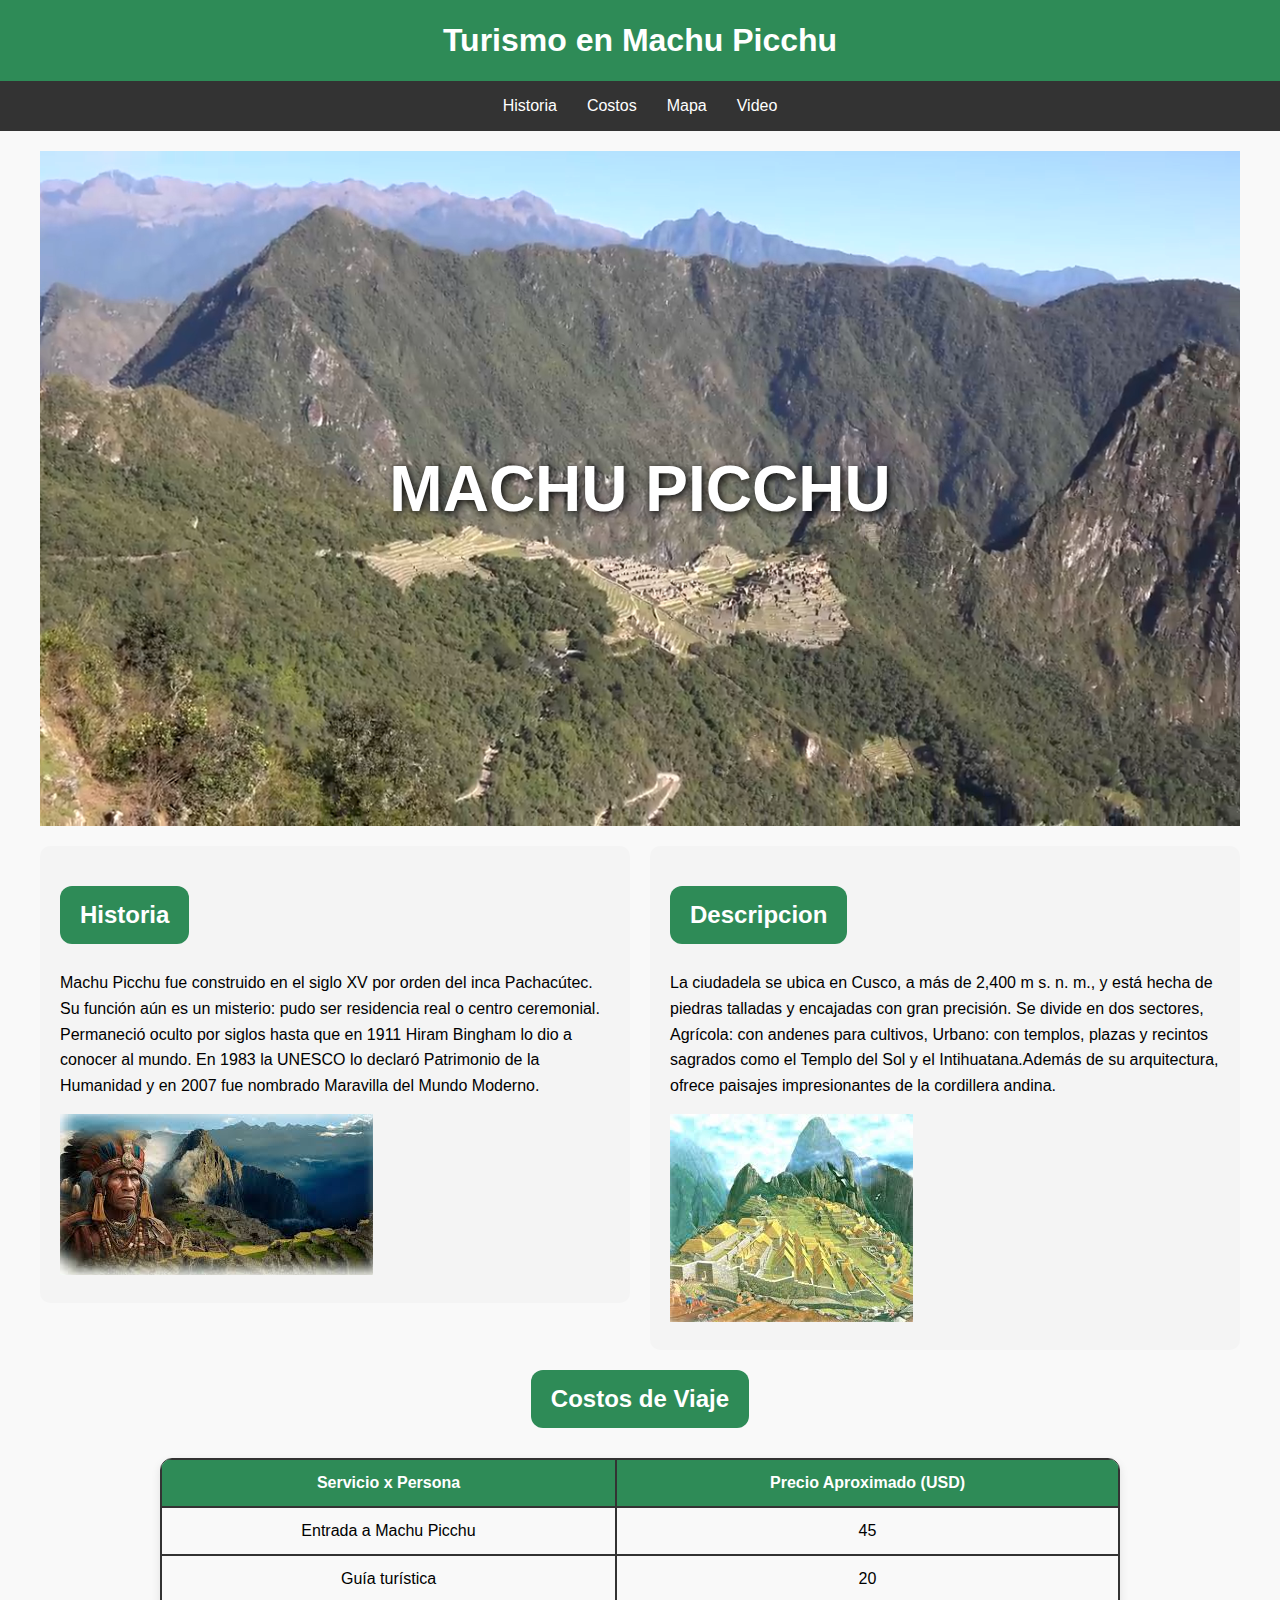
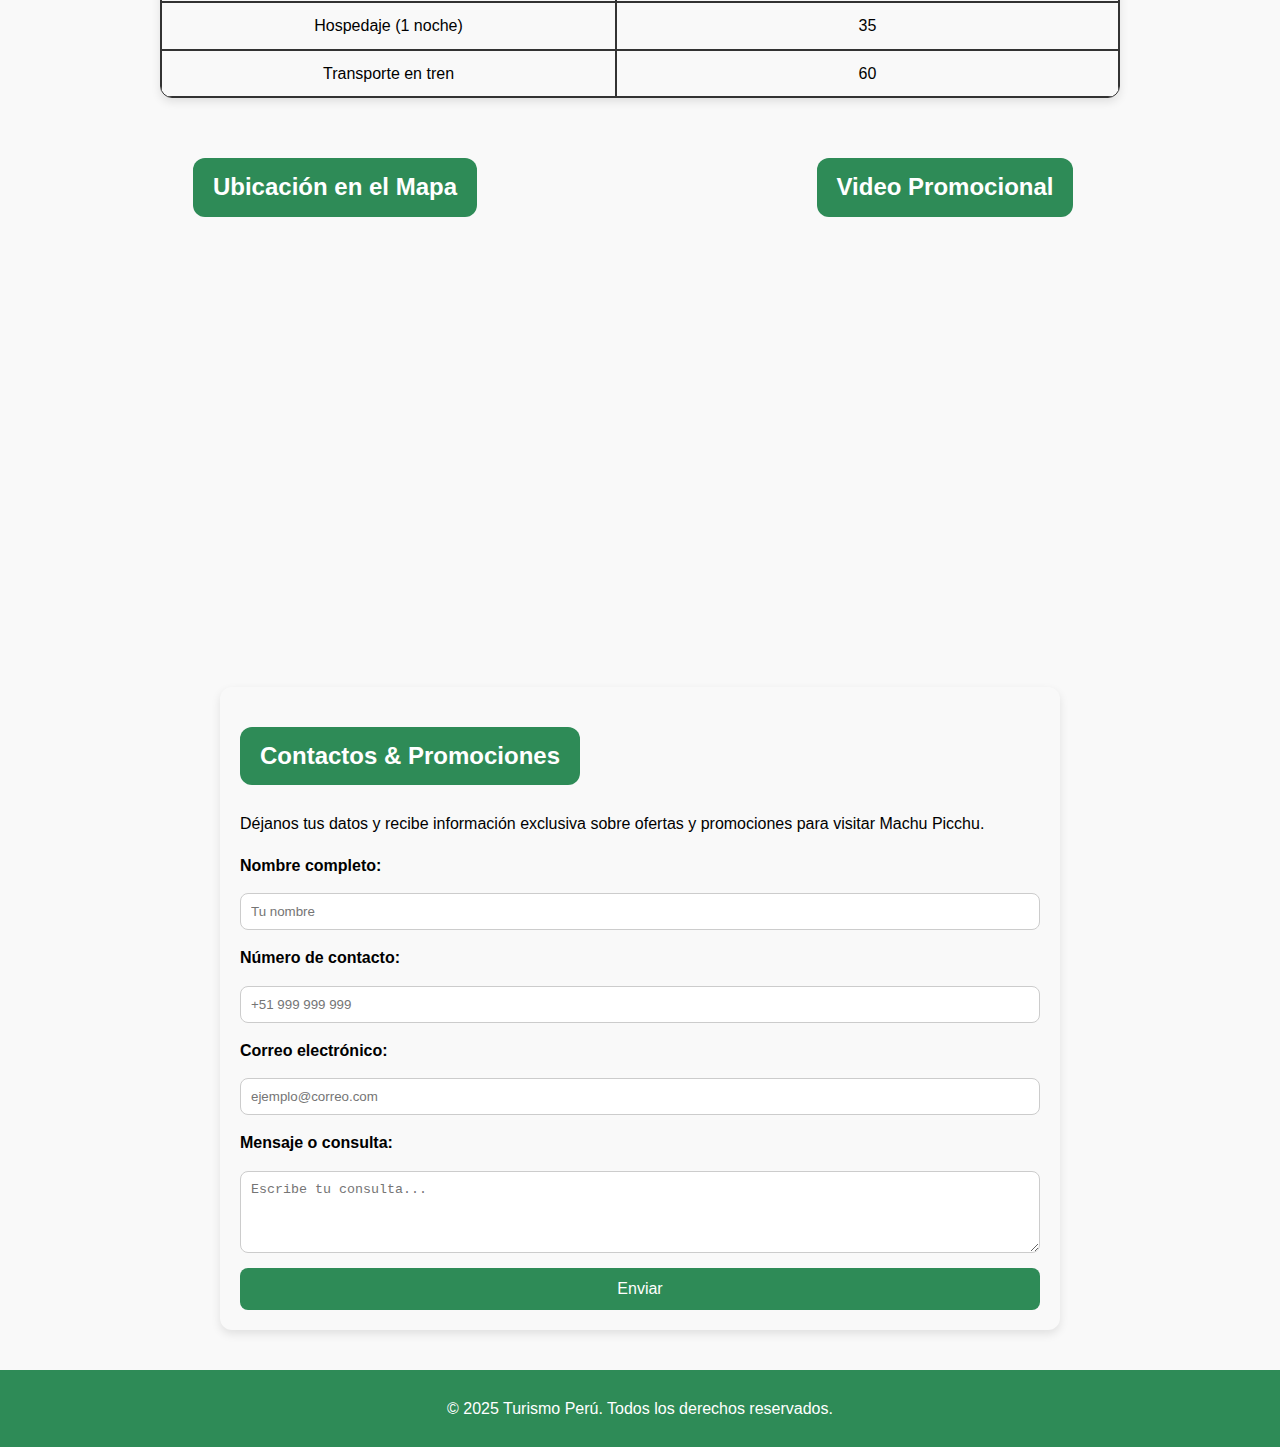
<file: index.html>
<!DOCTYPE html>
<html lang="es">
<head>
    <meta charset="UTF-8">
    <meta name="viewport" content="width=device-width, initial-scale=1.0">
    <title>Turismo en Machu Picchu</title><!-- titulo -->
    <link rel="Stylesheet" href="Styles.css" ><!-- Conectando con mi css -->
</head>
<body>
    <header>
            <h1>Turismo en Machu Picchu</h1>
    </header>
    <nav> <!-- Enlaces -->
            <a href="#info">Historia</a>
            <a href="#costos">Costos</a>
            <a href="#mapa">Mapa</a>
            <a href="#video">Video</a>
    </nav>
    <section id="imagenPortada"><!-- video inicial -->
        <video autoplay loop muted playsinline> 
            <source src="videos/vlc-record-2025-09-13-00h44m29s-Machu Picchu, Peru  [Amazing Places 4K] (1).mp4-.mp4" type="video/mp4">
            Tu navegador no soporta la etiqueta de video.
        </video>
        <div class="mensaje">
            <h1>MACHU PICCHU</h1>
        </div>
    </section>
    <section id="info">
        <section class="info">
            <h2>Historia</h2>
            <p>
                Machu Picchu fue construido en el siglo XV por orden del inca Pachacútec. Su función aún es un misterio: pudo ser residencia real o centro ceremonial. 
                Permaneció oculto por siglos hasta que en 1911 Hiram Bingham lo dio a conocer al mundo. En 1983 la UNESCO lo declaró Patrimonio de la Humanidad y en 2007 
                fue nombrado Maravilla del Mundo Moderno.
            </p>
            <img src="imagenes/H_MACHUPICCHU.jpeg" alt="H_MACHUPICCHU"><!-- imagen referencial  -->
        </section>
        <section class="info">
            <h2>Descripcion</h2>
            <p>
                La ciudadela se ubica en Cusco, a más de 2,400 m s. n. m., y está hecha de piedras talladas y encajadas con gran precisión. Se divide en dos sectores, 
                Agrícola: con andenes para cultivos, Urbano: con templos, plazas y recintos sagrados como el Templo del Sol y el Intihuatana.Además de su arquitectura,
                ofrece paisajes impresionantes de la cordillera andina.
            </p>
            <img src="imagenes/D_machupicchu.jpeg" alt="D_machupicchu"><!-- imagen referencial -->
        </section>
    </section>
    <section id="costos"> <!-- tabla de costos -->
        <h2>Costos de Viaje</h2>
        <table>
            <tr>
                <th>Servicio x Persona</th>
                <th>Precio Aproximado (USD)</th>
            </tr>
            <tr>
                <td>Entrada a Machu Picchu</td>
                <td>45</td>
            </tr>
            <tr>
                <td>Guía turística</td>
                <td>20</td>
            </tr>
            <tr>
                <td>Hospedaje (1 noche)</td>
                <td>35</td>
            </tr>
            <tr>
                <td>Transporte en tren</td>
                <td>60</td>
            </tr>
        </table>
    </section>
    <section id="masinfo">
        <section id="mapa"><!-- imapa -->
            <h2>Ubicación en el Mapa</h2>
            <iframe 
                src="https://www.google.com/maps/embed?pb=!1m18!1m12!1m3!1d3828.5337899095843!2d-72.54512818534385!3d-13.163141990740447!2m3!1f0!2f0!3f0!3m2!1i1024!2i768!4f13.1!3m3!1m2!1s0x916dd6736f4d44c1%3A0x7b3a58a503d3d6d7!2sMachu%20Picchu!5e0!3m2!1ses!2spe!4v1678123456789"
                width="600" height="400" allowfullscreen>
            </iframe>
        </section>
        <section id="video"><!-- video -->
            <h2>Video Promocional</h2>
            <iframe width="560" height="315" src="https://www.youtube.com/embed/lNIEZ61PyG0?si=ihVTcdYD4JR5ll0A&amp;start=3" title="YouTube video player" frameborder="0" allow="accelerometer; autoplay; clipboard-write; encrypted-media; gyroscope; picture-in-picture; web-share" referrerpolicy="strict-origin-when-cross-origin" allowfullscreen></iframe>
        </section>
    </section>
    <section id="contacto"><!-- formulario -->
        <h2>Contactos & Promociones</h2>
        <p>Déjanos tus datos y recibe información exclusiva sobre ofertas y promociones para visitar Machu Picchu.</p>
        
        <form action="#" method="post">
            <label for="nombre">Nombre completo:</label>
            <input type="text" id="nombre" name="nombre" placeholder="Tu nombre" required>

            <label for="telefono">Número de contacto:</label>
            <input type="tel" id="telefono" name="telefono" placeholder="+51 999 999 999" required>

            <label for="correo">Correo electrónico:</label>
            <input type="email" id="correo" name="correo" placeholder="ejemplo@correo.com" required>

            <label for="mensaje">Mensaje o consulta:</label>
            <textarea id="mensaje" name="mensaje" rows="4" placeholder="Escribe tu consulta..."></textarea>

            <button type="submit">Enviar</button>
        </form>
    </section>

    <footer><!-- pie de pagina -->
        <p>&copy; 2025 Turismo Perú. Todos los derechos reservados.</p>
    </footer>
</body>

</html>
</file>
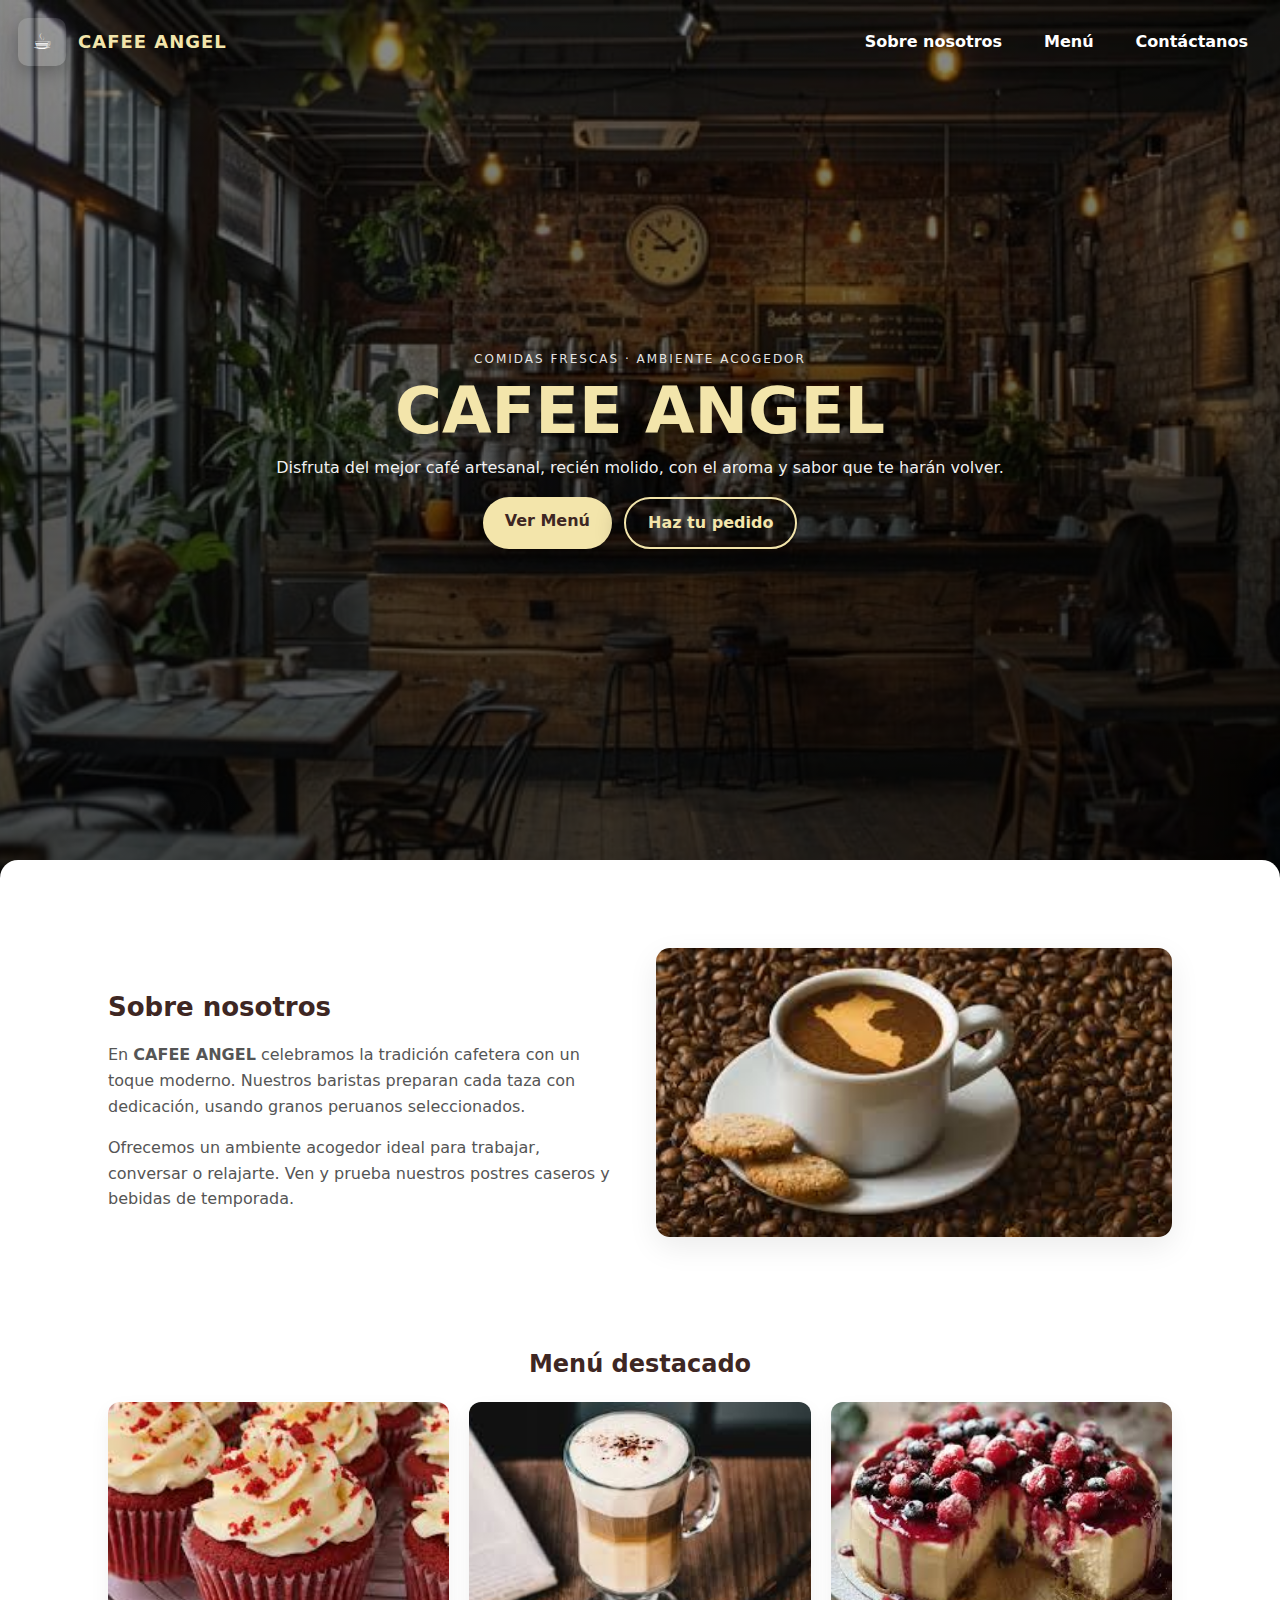
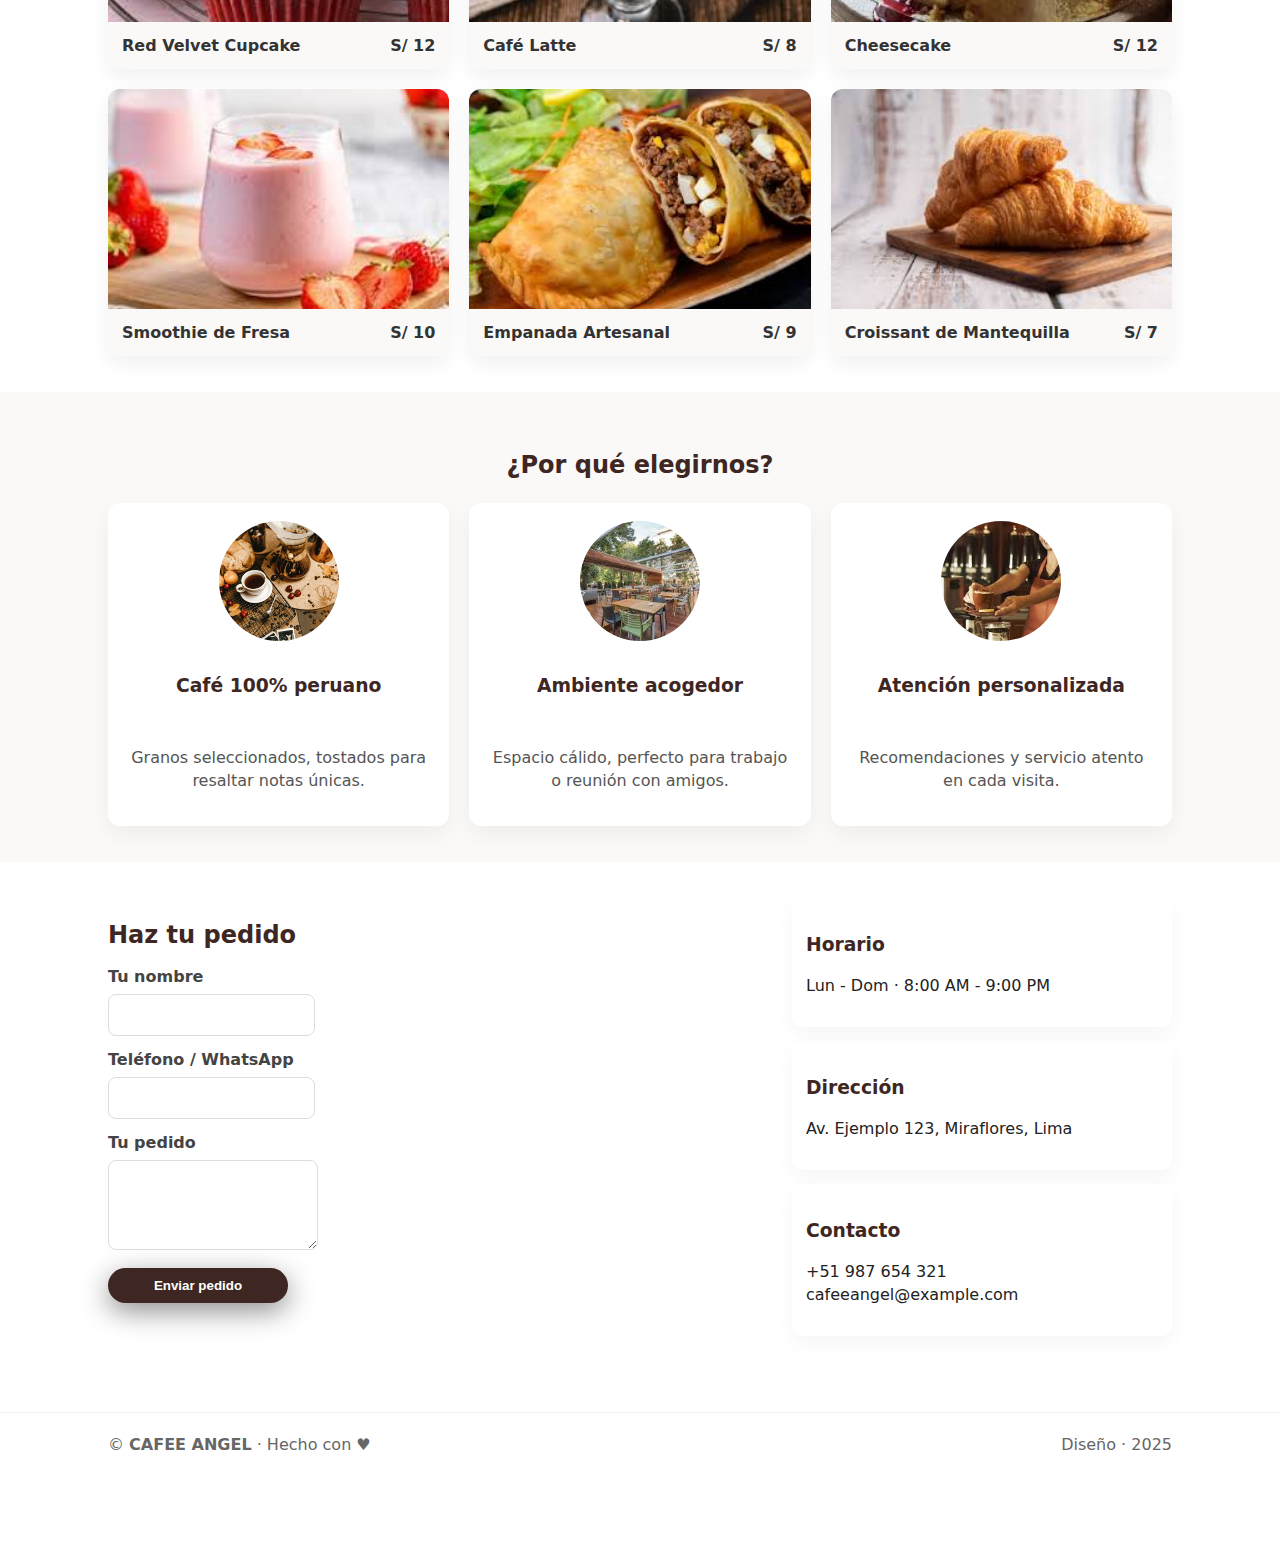
<file: tallerProgramacion/index.html>
<!DOCTYPE html>
<html lang="es">
<head>
  <meta charset="utf-8" />
  <meta name="viewport" content="width=device-width,initial-scale=1" />
  <title>CAFE ANGELd</title>
  <link rel="stylesheet" href="Styles.css" />
</head>
<body>

  <!-- NAV -->
  <nav class="nav">
    <a href="#" class="logo">
      <div class="mark">☕</div>
      <span class="brand">CAFEE ANGEL</span>
    </a>

    <div class="menu">
      <a href="#about">Sobre nosotros</a>
      <a href="#menu">Menú</a>
      <a href="#contact">Contáctanos</a>
    </div>
  </nav>

  <!-- HERO (usa tu imagen local en la ruta indicada) -->
  <header class="hero">
    <div class="hero-inner">
      <div class="eyebrow">Comidas frescas · Ambiente acogedor</div>
      <h1>CAFEE ANGEL</h1>
      <p class="lead">Disfruta del mejor café artesanal, recién molido, con el aroma y sabor que te harán volver.</p>
      <div class="hero-cta">
        <a href="#menu" class="btn">Ver Menú</a>
        <a href="#pedido" class="btn ghost">Haz tu pedido</a>
      </div>
    </div>
  </header>

  <!-- MAIN -->
  <main>

    <!-- SOBRE NOSOTROS -->
    <section id="about" class="about-section">
      <div class="container about-grid">
        <div class="about-text">
          <h2>Sobre nosotros</h2>
          <p>
            En <strong>CAFEE ANGEL</strong> celebramos la tradición cafetera con un toque moderno.
            Nuestros baristas preparan cada taza con dedicación, usando granos peruanos seleccionados.
          </p>
          <p>
            Ofrecemos un ambiente acogedor ideal para trabajar, conversar o relajarte. Ven y prueba
            nuestros postres caseros y bebidas de temporada.
          </p>
        </div>

        <div class="about-image">
          <img src="imagenes/cafeteriatradicional.jpg" alt="Interior de la cafetería — CAFEE ANGEL">
        </div>
      </div>
    </section>

    <!-- MENÚ 3x3 (simétrico) -->
    <section id="menu" class="menu-section">
      <div class="container">
        <h2>Menú destacado</h2>

        <div class="menu-grid">
          <div class="menu-item">
            <img src="imagenes/red.jpg" alt="Red Velvet Cupcake">
            <div class="item-info"><strong>Red Velvet Cupcake</strong><span>S/ 12</span></div>
          </div>

          <div class="menu-item">
            <img src="imagenes/cafelate.jpg" alt="Café Latte">
            <div class="item-info"><strong>Café Latte</strong><span>S/ 8</span></div>
          </div>

          <div class="menu-item">
            <img src="imagenes/Cheesecake.jpg" alt="Cheesecake">
            <div class="item-info"><strong>Cheesecake</strong><span>S/ 12</span></div>
          </div>

          <div class="menu-item">
            <img src="imagenes/Smoothie de Fresa.jpg" alt="Smoothie de Fresa">
            <div class="item-info"><strong>Smoothie de Fresa</strong><span>S/ 10</span></div>
          </div>

          <div class="menu-item">
            <img src="imagenes/Empanada.jpg" alt="Empanada">
            <div class="item-info"><strong>Empanada Artesanal</strong><span>S/ 9</span></div>
          </div>

          <div class="menu-item">
            <img src="imagenes/Croissant.jpg" alt="Croissant">
            <div class="item-info"><strong>Croissant de Mantequilla</strong><span>S/ 7</span></div>
          </div>
        </div>
      </div>
    </section>

    <!-- POR QUÉ ELEGIRNOS (tarjetas a la misma altura) -->
    <section id="why" class="why-section">
      <div class="container">
        <h2>¿Por qué elegirnos?</h2>

        <div class="why-grid">
          <div class="why-card">
            <img src="imagenes/100.jpeg" alt="Café fresco">
            <h3>Café 100% peruano</h3>
            <p>Granos seleccionados, tostados para resaltar notas únicas.</p>
          </div>

          <div class="why-card">
            <img src="imagenes/ambiente.jpg" alt="Ambiente acogedor">
            <h3>Ambiente acogedor</h3>
            <p>Espacio cálido, perfecto para trabajo o reunión con amigos.</p>
          </div>

          <div class="why-card">
            <img src="imagenes/ATENCION.jpg" alt="Atención personalizada">
            <h3>Atención personalizada</h3>
            <p>Recomendaciones y servicio atento en cada visita.</p>
          </div>
        </div>
      </div>
    </section>

    <!-- CONTACTO + FORMULARIO DE PEDIDO Y HORARIO/DIRECCIÓN -->
    <section id="contact" class="contact-section">
      <div class="container contact-grid">
        <!-- Formulario de pedido -->
        <div class="contact-form">
          <h2>Haz tu pedido</h2>
          <form action="#" onsubmit="event.preventDefault(); alert('Pedido enviado (demo)');">
            <label>
              <span>Tu nombre</span>
              <input type="text" name="name" required>
            </label>

            <label>
              <span>Teléfono / WhatsApp</span>
              <input type="tel" name="phone" required>
            </label>

            <label>
              <span>Tu pedido</span>
              <textarea name="message" rows="4" required></textarea>
            </label>

            <button class="btn" type="submit">Enviar pedido</button>
          </form>
        </div>

        <!-- Horario y dirección -->
        <aside class="contact-info">
          <div class="info-card">
            <h3>Horario</h3>
            <p>Lun - Dom · 8:00 AM - 9:00 PM</p>
          </div>

          <div class="info-card">
            <h3>Dirección</h3>
            <p>Av. Ejemplo 123, Miraflores, Lima</p>
          </div>

          <div class="info-card">
            <h3>Contacto</h3>
            <p>+51 987 654 321<br>cafeeangel@example.com</p>
          </div>
        </aside>
      </div>
    </section>

    <!-- FOOTER -->
    <footer class="site-footer">
      <div class="container footer-grid">
        <div>© <strong>CAFEE ANGEL</strong> · Hecho con ♥</div>
        <div class="footer-small">Diseño  · 2025</div>
      </div>
    </footer>

  </main>

</body>
</html>
</file>
<file: tallerProgramacion/Styles.css>
/* ===== VARIABLES GLOBALES ===== */
:root {
  --bg-dark: rgba(11,11,11,0.55);
  --cream: #f3e5ab;
  --brown: #3e2723;
  --muted: #e6e6e6;
  --max-width: 1100px;
  --container-pad: 18px;
}

/* ===== RESETEO Y ESTILOS BÁSICOS ===== */
* {
  box-sizing: border-box;
}
html, body {
  height: 100%;
}
body {
  margin: 0;
  font-family: "Inter", system-ui, -apple-system, "Segoe UI", Roboto, "Helvetica Neue", Arial;
  color: #222;
  background: #fff;
  line-height: 1.45;
  -webkit-font-smoothing: antialiased;
  -moz-osx-font-smoothing: grayscale;
}

/* ===== CONTENEDOR GENERAL ===== */
.container {
  max-width: var(--max-width);
  margin: 0 auto;
  padding: 0 var(--container-pad);
}

/* ===== NAVEGACIÓN ===== */
.nav {
  position: absolute;
  top: 18px;
  left: 18px;
  right: 18px;
  display: flex;
  justify-content: space-between;
  align-items: center;
  gap: 12px;
  z-index: 10;
}

.logo {
  display: flex;
  align-items: center;
  gap: 12px;
  color: #fff;
  text-decoration: none;
}

.mark {
  width: 48px;
  height: 48px;
  border-radius: 10px;
  display: grid;
  place-items: center;
  background: rgba(255,255,255,0.12);
  font-size: 22px;
  color: #fff;
  box-shadow: 0 6px 18px rgba(0,0,0,0.25);
}

.brand {
  font-size: 18px;
  font-weight: 800;
  letter-spacing: 1px;
  color: var(--cream);
}

/* ===== LINKS DEL MENÚ ===== */
.menu {
  display: flex;
  gap: 14px;
  align-items: center;
}

.menu a {
  color: #fff;
  text-decoration: none;
  padding: 10px 14px;
  border-radius: 10px;
  font-weight: 600;
  position: relative;
  overflow: hidden;
  transition: all 0.28s ease;
}

.menu a::after {
  content: "";
  position: absolute;
  left: 0;
  bottom: 0;
  height: 2px;
  width: 0;
  background: var(--cream);
  transition: width 0.28s ease;
}

.menu a:hover {
  background: rgba(255,255,255,0.06);
  transform: translateY(-3px);
}

.menu a:hover::after {
  width: 100%;
}

/* Botón especial del menú */
.menu .cta {
  background: rgba(255,255,255,0.12);
  color: #fff;
  padding: 10px 16px;
  border-radius: 999px;
  font-weight: 700;
}

.menu .cta:hover {
  background: var(--cream);
  color: var(--brown);
  transform: translateY(-3px);
}

/* ===== HERO (PANTALLA PRINCIPAL) ===== */
.hero {
  height: 100vh;
  background: url('imagenes/cozy-coffee-shop-stockcake.jpg') center/cover no-repeat;
  display: flex;
  justify-content: center;
  align-items: center;
  text-align: center;
  position: relative;
  padding: 0 20px;
}

.hero::before {
  content: "";
  position: absolute;
  inset: 0;
  background: linear-gradient(180deg, rgba(0,0,0,0.45), rgba(0,0,0,0.65) 60%);
  z-index: 1;
}

.hero-inner {
  position: relative;
  z-index: 2;
  max-width: 1000px;
  color: #fff;
}

.eyebrow {
  text-transform: uppercase;
  font-size: 12px;
  letter-spacing: 2px;
  margin-bottom: 10px;
  color: rgba(255,255,255,0.9);
}

.hero-inner h1 {
  font-size: clamp(32px, 6vw, 64px);
  line-height: 1.02;
  font-weight: 900;
  margin: 6px 0 12px;
  color: var(--cream);
  text-shadow: 0 8px 30px rgba(0,0,0,0.6);
}

.lead {
  max-width: 760px;
  margin: 0 auto 18px;
  color: rgba(255,255,255,0.95);
  font-size: 16px;
}

.hero-cta {
  display: flex;
  justify-content: center;
  flex-wrap: wrap;
  gap: 12px;
}

/* ===== BOTONES ===== */
.btn {
  display: inline-block;
  padding: 12px 22px;
  border-radius: 999px;
  text-decoration: none;
  font-weight: 700;
  background: var(--cream);
  color: var(--brown);
  box-shadow: 0 8px 28px rgba(0,0,0,0.45);
  transition: all 0.28s ease;
}

.btn:hover {
  transform: translateY(-6px);
  box-shadow: 0 14px 40px rgba(0,0,0,0.5);
}

.btn.ghost {
  background: transparent;
  border: 2px solid var(--cream);
  color: var(--cream);
}

.btn.ghost:hover {
  background: var(--cream);
  color: var(--brown);
}

/* ===== CONTENIDO PRINCIPAL ===== */
main {
  background: #fff;
  color: #222;
  border-top-left-radius: 18px;
  border-top-right-radius: 18px;
  margin-top: -40px;
  padding: 40px 0 80px;
  position: relative;
  z-index: 2;
}

/* ===== SECCIÓN ABOUT ===== */
.about-section {
  padding: 48px 0;
}
.about-grid {
  display: grid;
  grid-template-columns: 1fr 1fr;
  gap: 32px;
  align-items: center;
}
.about-text h2 {
  font-size: 26px;
  color: var(--brown);
  margin-bottom: 12px;
}
.about-text p {
  color: #555;
  line-height: 1.6;
  margin-bottom: 12px;
}
.about-image img {
  width: 100%;
  max-width: 520px;
  border-radius: 14px;
  box-shadow: 0 10px 30px rgba(0,0,0,0.08);
}

/* ===== SECCIÓN MENÚ (PRODUCTOS) ===== */
.menu-section {
  padding: 36px 0;
}
.menu-section h2 {
  text-align: center;
  font-size: 24px;
  color: var(--brown);
  margin-bottom: 20px;
}
.menu-grid {
  display: grid;
  grid-template-columns: repeat(3, 1fr);
  gap: 20px;
}
.menu-item {
  background: #fff;
  border-radius: 12px;
  overflow: hidden;
  box-shadow: 0 8px 20px rgba(0,0,0,0.06);
  display: flex;
  flex-direction: column;
}
.menu-item img {
  width: 100%;
  height: 220px;
  object-fit: cover;
}
.item-info {
  display: flex;
  justify-content: space-between;
  align-items: center;
  padding: 12px 14px;
  background: #faf9f7;
  font-weight: 600;
  color: #333;
}

/* ===== SECCIÓN WHY (VENTAJAS) ===== */
.why-section {
  padding: 36px 0;
  background: #faf9f7;
}
.why-section h2 {
  text-align: center;
  color: var(--brown);
  margin-bottom: 20px;
}
.why-grid {
  display: grid;
  grid-template-columns: repeat(3, 1fr);
  gap: 20px;
}
.why-card {
  background: #fff;
  border-radius: 12px;
  padding: 18px;
  text-align: center;
  box-shadow: 0 8px 20px rgba(0,0,0,0.05);
  display: flex;
  flex-direction: column;
  gap: 12px;
}
.why-card img {
  width: 120px;
  height: 120px;
  border-radius: 50%;
  object-fit: cover;
  margin: 0 auto;
}
.why-card h3 {
  color: var(--brown);
}
.why-card p {
  color: #555;
  flex: 1;
}

/* ===== SECCIÓN CONTACTO ===== */
.contact-section {
  padding: 36px 0;
}
.contact-grid {
  display: grid;
  grid-template-columns: 1fr 380px;
  gap: 28px;
  align-items: start;
}
.contact-form h2 {
  color: var(--brown);
  margin-bottom: 12px;
}
.contact-form form {
  display: flex;
  flex-direction: column;
  gap: 12px;
}
.contact-form label span {
  display: block;
  margin-bottom: 6px;
  color: #444;
  font-weight: 600;
}
.contact-form input,
.contact-form textarea {
  padding: 12px;
  border-radius: 8px;
  border: 1px solid #ddd;
  font-size: 14px;
}
.contact-form button {
  width: 180px;
  padding: 10px 14px;
  border: 0;
  border-radius: 999px;
  background: var(--brown);
  color: #fff;
  font-weight: 700;
  cursor: pointer;
  transition: background 0.2s ease;
}
.contact-form button:hover {
  background: #2e1b18;
}

/* Información de contacto */
.contact-info {
  display: flex;
  flex-direction: column;
  gap: 14px;
}
.info-card {
  background: #fff;
  padding: 14px;
  border-radius: 10px;
  box-shadow: 0 8px 20px rgba(0,0,0,0.04);
}
.info-card h3 {
  margin-bottom: 6px;
  color: var(--brown);
}

/* ===== FOOTER ===== */
.site-footer {
  padding: 20px 0;
  border-top: 1px solid #eee;
  margin-top: 40px;
}
.footer-grid {
  display: flex;
  justify-content: space-between;
  align-items: center;
  gap: 12px;
  color: #666;
}

/* ===== RESPONSIVE ===== */
@media (max-width: 980px) {
  .about-grid { grid-template-columns: 1fr; }
  .menu-grid { grid-template-columns: repeat(2, 1fr); }
  .why-grid { grid-template-columns: repeat(2, 1fr); }
  .contact-grid { grid-template-columns: 1fr; }
}

@media (max-width: 640px) {
  .menu-grid, .why-grid { grid-template-columns: 1fr; }
  .nav { top: 12px; left: 12px; right: 12px; }
  .brand { font-size: 16px; }
  .hero-inner h1 { font-size: 34px; }
}
/* === ANIMACIÓN SUAVE DE ELEVACIÓN EN HOVER === */
@keyframes liftUpHover {
  0% {
    transform: translateY(0);
  }
  50% {
    transform: translateY(-12px);
  }
  100% {
    transform: translateY(-10px);
  }
}

/* Aplica el efecto solo al pasar el cursor */
.menu-item:hover img {
  animation: liftUpHover 0.5s ease-out forwards;
  box-shadow: 0 18px 36px rgba(0,0,0,0.2);
}
</file>
<file: Styles.css>
/* ==================== RESET GENERAL ==================== */
body {
    font-family: Arial, sans-serif;
    line-height: 1.6;
    margin: 0;
    padding: 0;
    background-color: #f9f9f9;
}

/* ==================== ENCABEZADO ==================== */
header {
    background-color: #2e8b57;
    color: white;
    text-align: center;
    padding: 15px 0; /* Mejor que height fijo */
}
header h1 {
    margin: 0;
}

/* ==================== PORTADA ==================== */
#imagenPortada {
    max-width: 1200px;
    margin: 0 auto;
    text-align: center;
    position: relative;
}
.mensaje {
    position: absolute;
    top: 50%; 
    left: 50%; 
    transform: translate(-50%, -50%);
    color: white;
    font-size: 2rem;
    text-align: center;
    text-shadow: 2px 2px 8px black;
}

/* ==================== NAVEGACIÓN ==================== */
nav {
    background: #333;
    display: flex;                 
    justify-content: center;       
    align-items: center;        
    height: 40px;
    padding: 5px;
}
nav a {
    color: white;
    text-decoration: none;
    margin: 0 15px;  
}
nav a:hover {
    color: #2e8b57;
    background: white;
    padding: 5px 10px;
    border-radius: 5px;
}

/* ==================== SECCIÓN INFO ==================== */
#info {
    max-width: 1200px;
    margin: 0 auto; 
    display: flex;          
    gap: 20px;              
    justify-content: center;
    align-items: flex-start;
}
.info {
    flex: 1;                
    padding: 20px;
    background: #f4f4f4;
    border-radius: 10px;
}

/* ==================== COSTOS ==================== */
#costos {
    max-width: 1200px;
    margin: 0 auto;
    text-align: center;
}
#costos table {
    width: 80%;
    margin: 20px auto;
    border-collapse: separate;
    border-spacing: 0;
    border: 1px solid #333;
    border-radius: 12px;
    overflow: hidden;
    box-shadow: 0 4px 10px rgba(0,0,0,0.1);
}
#costos th, 
#costos td {
    padding: 10px;
    text-align: center;
    border: 1px solid #333;
}
#costos th {
    background-color: #2e8b57;
    color: white;
}
#costos tr:nth-child(even) {
    background-color: #f9f9f9;
}
/* ==================== MÁS INFO (MAPA Y VIDEO) ==================== */
#masinfo {
    display: flex;
    justify-content: center;
    align-items: flex-start;
    gap: 20px;
    flex-wrap: wrap;
    max-width: 1200px;
    margin: 0 auto;
    padding: 20px;
}

#masinfo section {
    flex: 1 1 500px;  /* Crece, encoge, mínimo 500px */
    text-align: center;
}

/* Ajuste responsivo para video y mapa */
#masinfo iframe, #masinfo video {
    width: 100%;     /* Ocupa todo el ancho del contenedor */
    max-width: 600px; /* Para no pasar de cierto tamaño */
    height: 400px;
    display: block;
    margin: 0 auto;
    border: none;
}

/* ==================== CONTACTO ==================== */
#contacto {
    max-width: 800px;
    width: 80%;
    margin: 40px auto;
    padding: 20px;
    background: #f9f9f9;
    border-radius: 12px;
    box-shadow: 0 4px 10px rgba(0,0,0,0.1);
}
#contacto form {
    display: flex;
    flex-direction: column;
    gap: 15px;
}
#contacto label {
    font-weight: bold;
}
#contacto input,
#contacto textarea {
    padding: 10px;
    border: 1px solid #ccc;
    border-radius: 8px;
    width: 100%;
    box-sizing: border-box;
}
#contacto button {
    background: #2e8b57;
    color: white;
    padding: 12px;
    border: none;
    border-radius: 8px;
    font-size: 16px;
    cursor: pointer;
    transition: background 0.3s;
}
#contacto button:hover {
    background: #256f45;
}

/* ==================== TÍTULOS GENERALES ==================== */
#info h2, 
#costos h2, 
#mapa h2, 
#video h2, 
#contacto h2 {
    background-color: #2e8b57;
    color: white;
    padding: 10px 20px;
    border-radius: 12px;
    display: inline-block;
    margin-bottom: 10px;
    transition: transform 0.3s ease;
}
#info h2:hover, 
#costos h2:hover, 
#mapa h2:hover, 
#video h2:hover, 
#contacto h2:hover {
    transform: scale(1.05);
}

/* ==================== MEDIA ==================== */
video, iframe {
    max-width: 100%;
    height: auto;
    display: block;
    margin: 20px auto;
    border: none;
}

/* ==================== FOOTER ==================== */
footer {
    background: #2e8b57;
    color: white;
    text-align: center;
    padding: 10px;
    margin-top: 20px;
}
</file>
